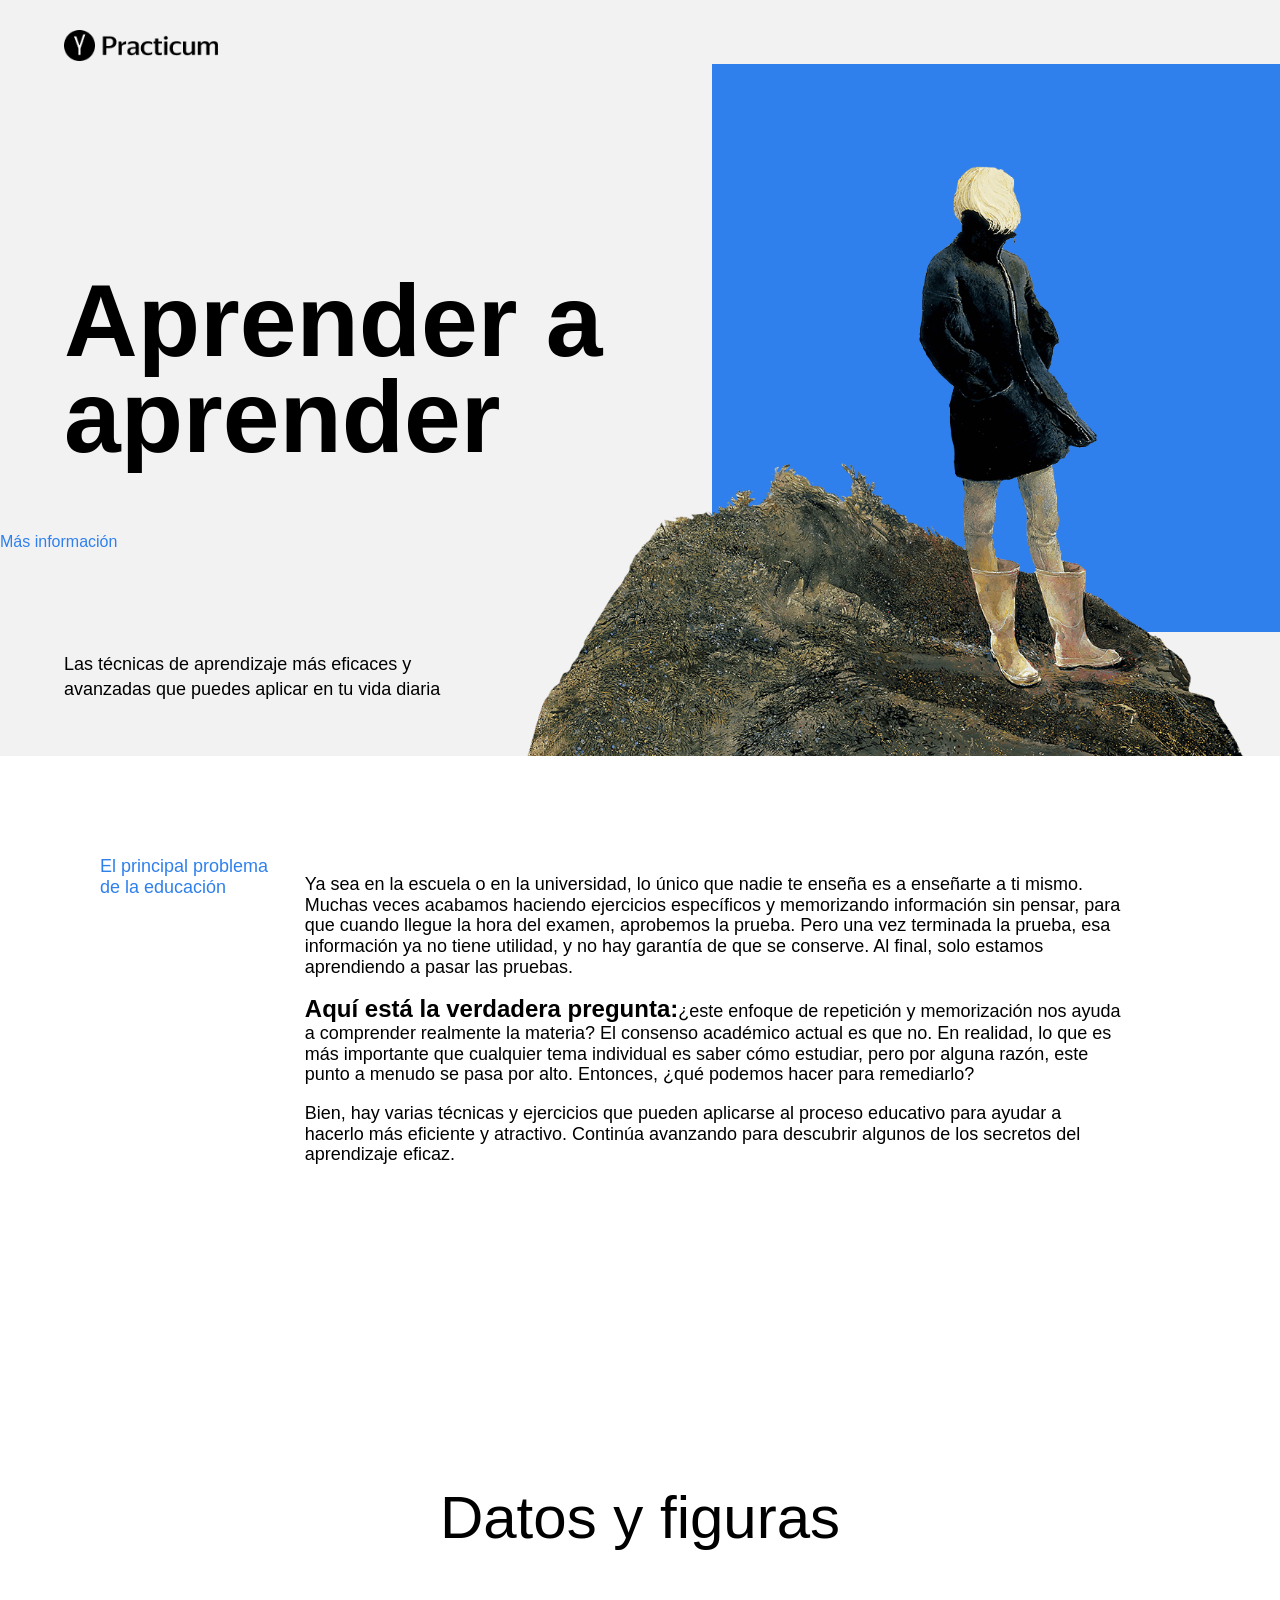
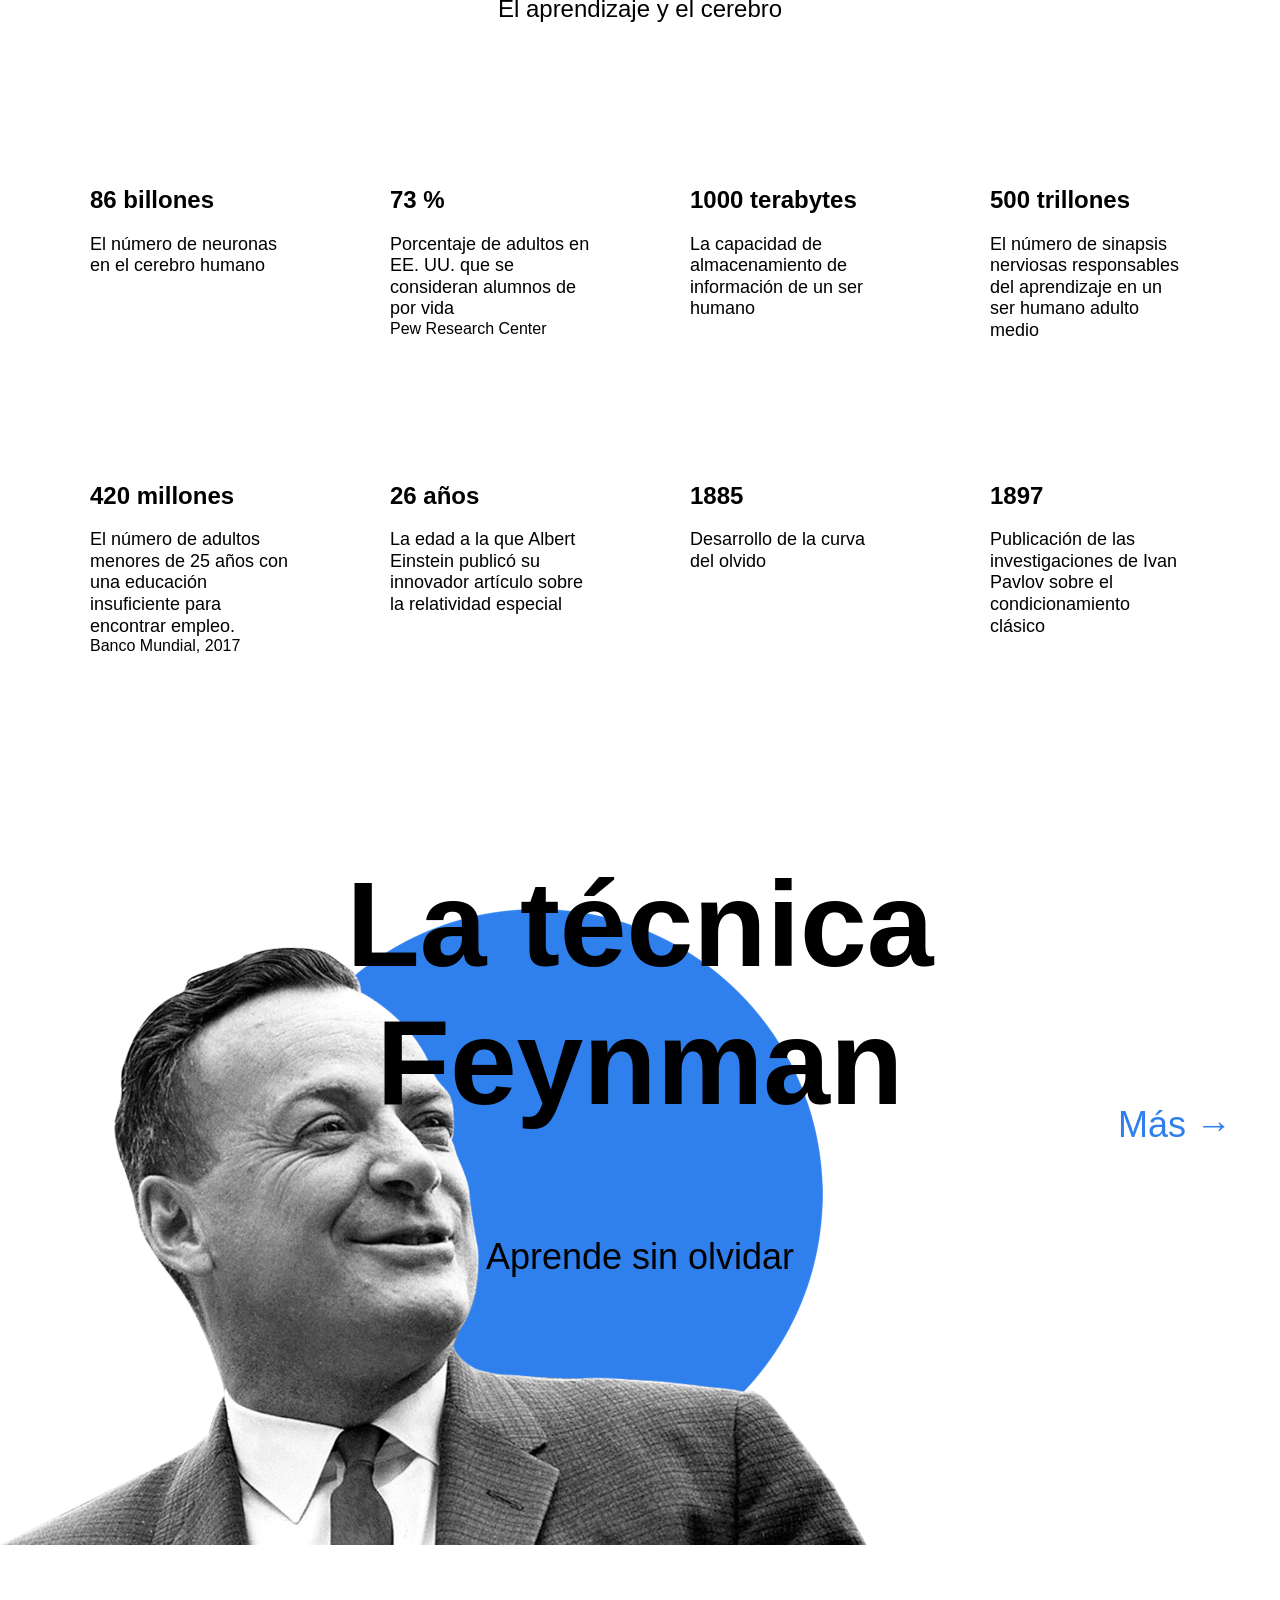
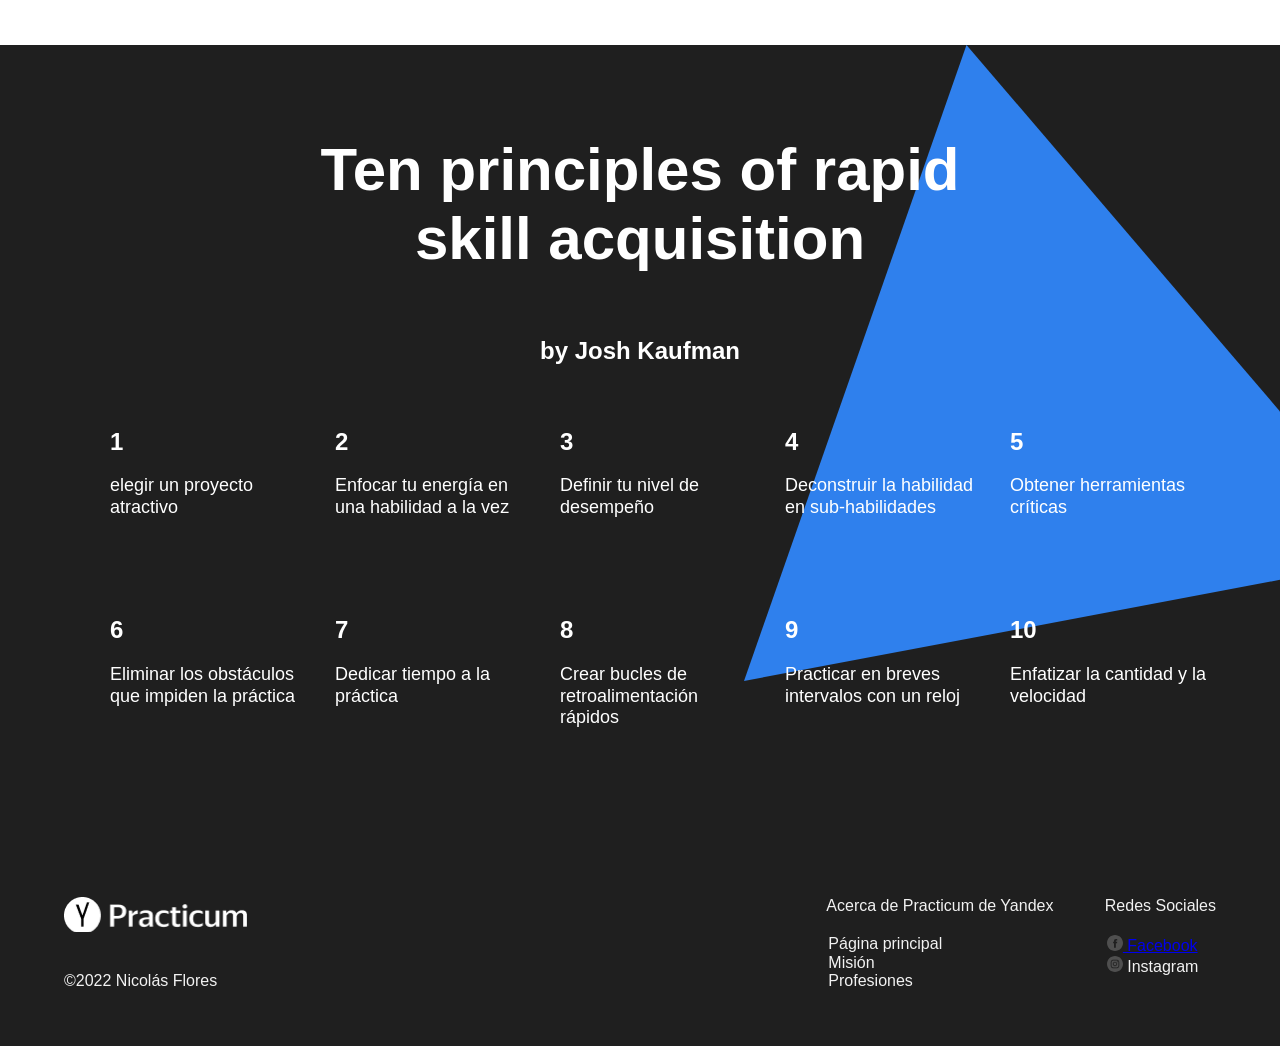
<file: index.html>
<!DOCTYPE html>
<html lang="es">
  <head>
    <meta charset="UTF-8" />
    <meta name="viewport" content="width=device-width, initial-scale=1.0" />
    <title>Aprender a aprender</title>
    <link rel="stylesheet" href="./styles/style.css" />
    <link rel="stylesheet" href="./styles/normalize.css" />
  </head>
  <body>
    <div class="page">
      <header class="header">
        <h4 class="header__subtitle">
          Las técnicas de aprendizaje más eficaces y avanzadas que puedes
          aplicar en tu vida diaria
        </h4>
        <a href="#" class="header__link"></a>
        <div class="header_main-ilustration"></div>
        <div class="header__square"></div>
        <div class="logo"></div>
        <div class="logo logo_place_header"></div>
        <h1 class="header__title">Aprender a aprender</h1>
        <a href="#" class="header__link">Más información</a>
        <img
          src="./images/header-image.png"
          alt="fondo"
          class="main-illustration"
        />
        <div class="header__square"></div>
      </header>
      <main class="content">
        <section class="description">
          <div class="two-columns">
            <div class="two-columns__brief">
              El principal problema de la educación
            </div>
            <div class="two-columns__main-text">
              <p class="two-columns__paragraph-1">
                Ya sea en la escuela o en la universidad, lo único que nadie te
                enseña es a enseñarte a ti mismo. Muchas veces acabamos haciendo
                ejercicios específicos y memorizando información sin pensar,
                para que cuando llegue la hora del examen, aprobemos la prueba.
                Pero una vez terminada la prueba, esa información ya no tiene
                utilidad, y no hay garantía de que se conserve. Al final, solo
                estamos aprendiendo a pasar las pruebas.
              </p>
              <p class="two-columns__paragraph-2">
                <span class="span-accent">Aquí está la verdadera pregunta:</span
                >¿este enfoque de repetición y memorización nos ayuda a
                comprender realmente la materia? El consenso académico actual es
                que no. En realidad, lo que es más importante que cualquier tema
                individual es saber cómo estudiar, pero por alguna razón, este
                punto a menudo se pasa por alto. Entonces, ¿qué podemos hacer
                para remediarlo?
              </p>
              <p class="two-columns__paragraph-3">
                Bien, hay varias técnicas y ejercicios que pueden aplicarse al
                proceso educativo para ayudar a hacerlo más eficiente y
                atractivo. Continúa avanzando para descubrir algunos de los
                secretos del aprendizaje eficaz.
              </p>
            </div>
          </div>
        </section>

        <section class="digits">
          <h1 class="section-title">Datos y figuras</h1>
          <h2 class="section-subtitle">El aprendizaje y el cerebro</h2>
          <div class="table">
            <div class="table-cell">
              <div class="table-heading">86 billones</div>
              <div class="table-text">
                El número de neuronas en el cerebro humano
              </div>
            </div>
            <div class="table-cell">
              <div class="table-heading">73 %</div>
              <div class="table-text">
                Porcentaje de adultos en EE. UU. que se consideran alumnos de
                por vida
              </div>
              <div class="table-cell__text">Pew Research Center</div>
            </div>
            <div class="table-cell">
              <div class="table-heading">1000 terabytes</div>
              <div class="table-text">
                La capacidad de almacenamiento de información de un ser humano
              </div>
            </div>
            <div class="table-cell">
              <div class="table-heading">500 trillones</div>
              <div class="table-text">
                El número de sinapsis nerviosas responsables del aprendizaje en
                un ser humano adulto medio
              </div>
            </div>
          </div>
          <div class="table">
            <div class="table-cell">
              <div class="table-heading">420 millones</div>
              <div class="table-text">
                El número de adultos menores de 25 años con una educación
                insuficiente para encontrar empleo.
              </div>
              <div class="table-cell__text">Banco Mundial, 2017</div>
            </div>
            <div class="table-cell">
              <div class="table-heading">26 años</div>
              <div class="table-text">
                La edad a la que Albert Einstein publicó su innovador artículo
                sobre la relatividad especial
              </div>
            </div>
            <div class="table-cell">
              <div class="table-heading">1885</div>
              <div class="table-text">Desarrollo de la curva del olvido</div>
            </div>
            <div class="table-cell">
              <div class="table-heading">1897</div>
              <div class="table-text">
                Publicación de las investigaciones de Ivan Pavlov sobre el
                condicionamiento clásico
              </div>
            </div>
          </div>
        </section>

        <section class="feynman">
          <h1 class="title">La técnica Feynman</h1>
          <h2 class="subtitle">Aprende sin olvidar</h2>
          <a class="link" href="#">Más &#8594; </a>
          <img
            class="background-image"
            src="images/feynman.png"
            alt="Imagen de Richard Feynman, fisico cuantico de de fama mundial."
          />
        </section>

        <section class="kaufman">
          <h1 class="section-title_theme_dark">
            Ten principles of rapid skill acquisition
          </h1>
          <h2 class="section-subtitle_theme_dark">by Josh Kaufman</h2>
          <ul class="table_theme_dark">
            <li class="table-cell">
              <h3 class="table-heading_theme_dark">1</h3>
              <p class="table-text_theme_dark">elegir un proyecto atractivo</p>
            </li>
            <li class="table-cell">
              <h3 class="table-heading_theme_dark">2</h3>
              <p class="table-text_theme_dark">
                Enfocar tu energía en una habilidad a la vez
              </p>
            </li>
            <li class="table-cell">
              <h3 class="table-heading_theme_dark">3</h3>
              <p class="table-text_theme_dark">Definir tu nivel de desempeño</p>
            </li>

            <li class="table-cell">
              <h3 class="table-heading_theme_dark">4</h3>
              <p class="table-text_theme_dark">
                Deconstruir la habilidad en sub-habilidades
              </p>
            </li>
            <li class="table-cell">
              <h3 class="table-heading_theme_dark">5</h3>
              <p class="table-text_theme_dark">Obtener herramientas críticas</p>
            </li>
            <li class="table-cell">
              <h3 class="table-heading_theme_dark">6</h3>
              <p class="table-text_theme_dark">
                Eliminar los obstáculos que impiden la práctica
              </p>
            </li>
            <li class="table-cell">
              <h3 class="table-heading_theme_dark">7</h3>
              <p class="table-text_theme_dark">Dedicar tiempo a la práctica</p>
            </li>
            <li class="table-cell">
              <h3 class="table-heading_theme_dark">8</h3>
              <p class="table-text_theme_dark">
                Crear bucles de retroalimentación rápidos
              </p>
            </li>
            <li class="table-cell">
              <h3 class="table-heading_theme_dark">9</h3>
              <p class="table-text_theme_dark">
                Practicar en breves intervalos con un reloj
              </p>
            </li>
            <li class="table-cell">
              <h3 class="table-heading_theme_dark">10</h3>
              <p class="table-text_theme_dark">
                Enfatizar la cantidad y la velocidad
              </p>
            </li>
          </ul>
          <img
            class="triangle"
            src="../images/kaufman-triangle.svg"
            alt="Un gran triangulo azul, sobre el que Josh Kaufman reclama la propiedad"
          />
        </section>
      </main>
      <footer class="footer">
        <div class="footer-columns">
          <div class="footer-column_content_copyright">
            <div class="logo logo_place_footer"></div>
            <p class="footer_author">©2022 Nicolás Flores</p>
          </div>
          <div class="footer-columns_content_about">
            <div class="footer-column_heading">
              Acerca de Practicum de Yandex
            </div>
            <ul class="footer-list">
              <li class="footer-column_link">Página principal</li>
              <li class="footer-column_link">Misión</li>
              <li class="footer-column_link">Profesiones</li>
            </ul>
          </div>
          <div class="footer-column_social">
            <div class="footer-column_heading">Redes Sociales</div>
            <h3 class="footer-social-icons"></h3>
            <ul class="footer-list">
              <li class="footer-column_link">
                <a href="#">
                  <img
                    class="facebook"
                    src="images/facebook_white.svg"
                    alt="icono de facebook"
                  />
                  Facebook</a
                >
              </li>
              <li class="footer-column_link">
                <img
                  class="Instagram"
                  src="images/instagram_white.svg"
                  alt="icono de instagram"
                />
                Instagram
              </li>
            </ul>
          </div>
        </div>
      </footer>
    </div>
  </body>
</html>
</file>
<file: styles/style.css>
.page {
  min-width: 1100px;
  /* we don't know how to make mobile versions of websites yet, */
  /* so here we've set a minimum page width */
  max-width: 1600px;
  /* here we've set a maximum page width */
  margin: 0 auto;
  /* this ensures that all content is centered on screens wider than 1600px */
  font-family: "Helvetica Neue", Arial, sans-serif;
}

.header {
  background-color: #f2f2f2;
  height: 100vh;
  min-height: 600px;
  max-height: 756px;
  display: flex;
  justify-content: center;
  flex-direction: column;
  position: relative;

  /* parameters for the header section */
}
.header__title {
  width: 730px;
  margin-left: 64px;
  line-height: 96px;
  font-size: 102px;
  font-weight: bold;
}
.logo {
  background-repeat: no-repeat;
  background-size: cover;
}
.logo_place_header {
  width: 154px;
  height: 31px;
  background-image: url("../images/logo_place_header.png");
  position: absolute;
  left: 64px;
  top: 30px;
  z-index: 2;
}
/* here we have two examples of selectors in order to remind you how to set styles for elements */
.header__square-pic {
  height: 568px;
  width: 568px;
  position: absolute;
  z-index: 5;
  top: 30px;
  left: 64px;
}

/* including elements with key-value modifiers */
.table__cell_theme_dark {
  width: 200px;
  color: white;
  margin-right: 0;
  margin-top: 80px;
}
.header__subtitle {
  position: absolute;
  width: 388px;
  left: 64px;
  bottom: 30px;
  z-index: 2;
  font-size: 18px;
  line-height: 25px;
  font-weight: normal;
}
.header__link {
  color: #2f80ed;
  text-decoration: none;
}
.main-illustration {
  position: absolute;
  right: 0;
  bottom: 0;
  width: 756px;
  height: 608px;
  object-fit: cover;
  z-index: 1;
}

.header__square {
  position: absolute;
  right: 0;
  top: 64px;
  width: 568px;
  height: 568px;
  background-color: #2f80ed;
}

.two-columns {
  margin-bottom: 100px;
  margin-top: 100px;
  margin-left: 100px;
  width: 80%;
  justify-content: space-between;
  min-width: 784px;
  display: flex;
}

.two-columns__brief {
  font-size: 18px;
  font-weight: normal;
  height: 1.2;
  width: 175px;
  color: #2f80ed;
}
.two-columns__main-text {
  margin-bottom: 100px;
  bottom: 34px;
  font-size: 18px;
  font-weight: normal;
  min-width: 784px;
  width: 80%;
}

.span-accent {
  font-weight: bold;
  font-size: 24px;
  height: 34px;
}

.digits {
  display: flex;
  flex-direction: column;
  align-items: center;
}

.section-title {
  width: 60%;
  text-align: center;
  margin-bottom: 20px;
  margin-top: 100px;
  line-height: 1.15;
  font-size: 60px;
  font-weight: normal;
}
.section-subtitle {
  width: 60%;
  text-align: center;
  line-height: 34px;
  font-size: 24px;
  font-weight: normal;
}
.table {
  width: 1100px;
  display: flex;
  margin-top: 60px;
  margin-left: auto;
  margin-right: auto;
  justify-content: space-between;
}
.table-cell {
  width: 250px;
}
.table-heading {
  line-height: 1.15;
  font-size: 24px;
  font-weight: bold;
}
.table-text {
  margin-top: 20px;
  line-height: 1.2;
  font-size: 18px;
  font-weight: normal;
}
.feynman {
  min-width: 1100px;
  max-width: 1600px;
  height: 790px;
  margin-top: 100px;
  position: relative;
  display: flex;
  align-items: center;
  flex-direction: column;
}
.title {
  text-align: center;
  font-weight: bold;
  line-height: 1.15;
  font-size: 120px;
  width: 775px;
  margin-top: 100px;
  margin-bottom: 70px;
}
.subtitle {
  font-weight: normal;
  line-height: 51px;
  font-size: 36px;
}
.link {
  text-decoration: none;
  position: absolute;
  font-weight: normal;
  color: #2f80ed;

  line-height: 51px;
  font-size: 36px;
  right: 0;
  bottom: 50%;
  margin-right: 48px;
}
.background-image {
  display: flex;
  position: absolute;
  object-fit: cover;
  width: 867px;
  height: 637px;
  left: 0;
  bottom: 0;
  z-index: -1;
}
.table__cell_theme_dark {
  color: white;
  width: 200px;
  margin-right: 0;
  margin-top: 80px;
}
.kaufman {
  position: relative;
  display: flex;
  align-items: center;
  flex-direction: column;
  background-color: #1f1f1f;
  margin-top: 100px;
  z-index: -1;
  overflow: hidden;
}
.section-title_theme_dark {
  color: white;
  text-align: center;
  font-weight: bold;
  margin-top: 90px;
  width: 60%;
  line-height: 1.15;
  font-size: 60px;
}
.section-subtitle_theme_dark {
  color: white;
  text-align: center;
  font-size: normal;
  width: 60%;
  line-height: 34px;
  font-size: 24px;
  margin-bottom: 0px;
}
.triangle {
  position: absolute;
  background-size: cover;
  overflow: hidden;
  width: 660px;
  height: 636px;
  right: -124px;
  z-index: -2;
}
.table_theme_dark {
  color: white;
  display: flex;
  flex-wrap: wrap;
  list-style: none;
  justify-content: space-between;
  width: 1100px;
  margin-top: -20px;
  margin-bottom: 90px;
}
.table-cell {
  width: 200px;
  margin-top: 80px;
}
.table-heading_theme_dark {
  font-weight: bold;
  margin-bottom: 20px;
  margin-top: 0;
  line-height: 1.15;
  font-size: 24px;
}
.table-text_theme_dark {
  font-weight: normal;
  line-height: 1.2;
  font-size: 18px;
}

.footer {
  display: flex;
  min-width: 1100px;
  max-width: 1600px;
  background-color: #1f1f1f;
  align-content: center;
  margin: 0 auto;
}
.footer-columns {
  display: flex;
  color: #f2f2f2;
  justify-content: space-between;
  margin: auto;
  width: 90%;
  margin-top: 60px;
  margin-bottom: 40px;
}
.footer-column_content_copyright {
  display: flex;

  flex-basis: 711px;
  width: 90%;
}
.logo_place_footer {
  background-image: url(../images/logo_place_footer.png);
  position: absolute;
  width: 183px;
  height: 35px;
}
.footer_author {
  align-self: flex-end;
}
.footer-column_content_about {
  display: flex;
  position: relative;

  flex-basis: 711px;
  width: 90%;
}
.footer-column_content_social {
  display: flex;
  outline: 2px red dotted;
  flex-basis: 711px;
  justify-content: flex-end;
  width: 90%;
}
.footer-column_heading {
  color: #f2f2f2;
  margin-left: 38px;
  margin-bottom: 20px;
}
.footer-column_link {
  list-style: none;
}
</file>
